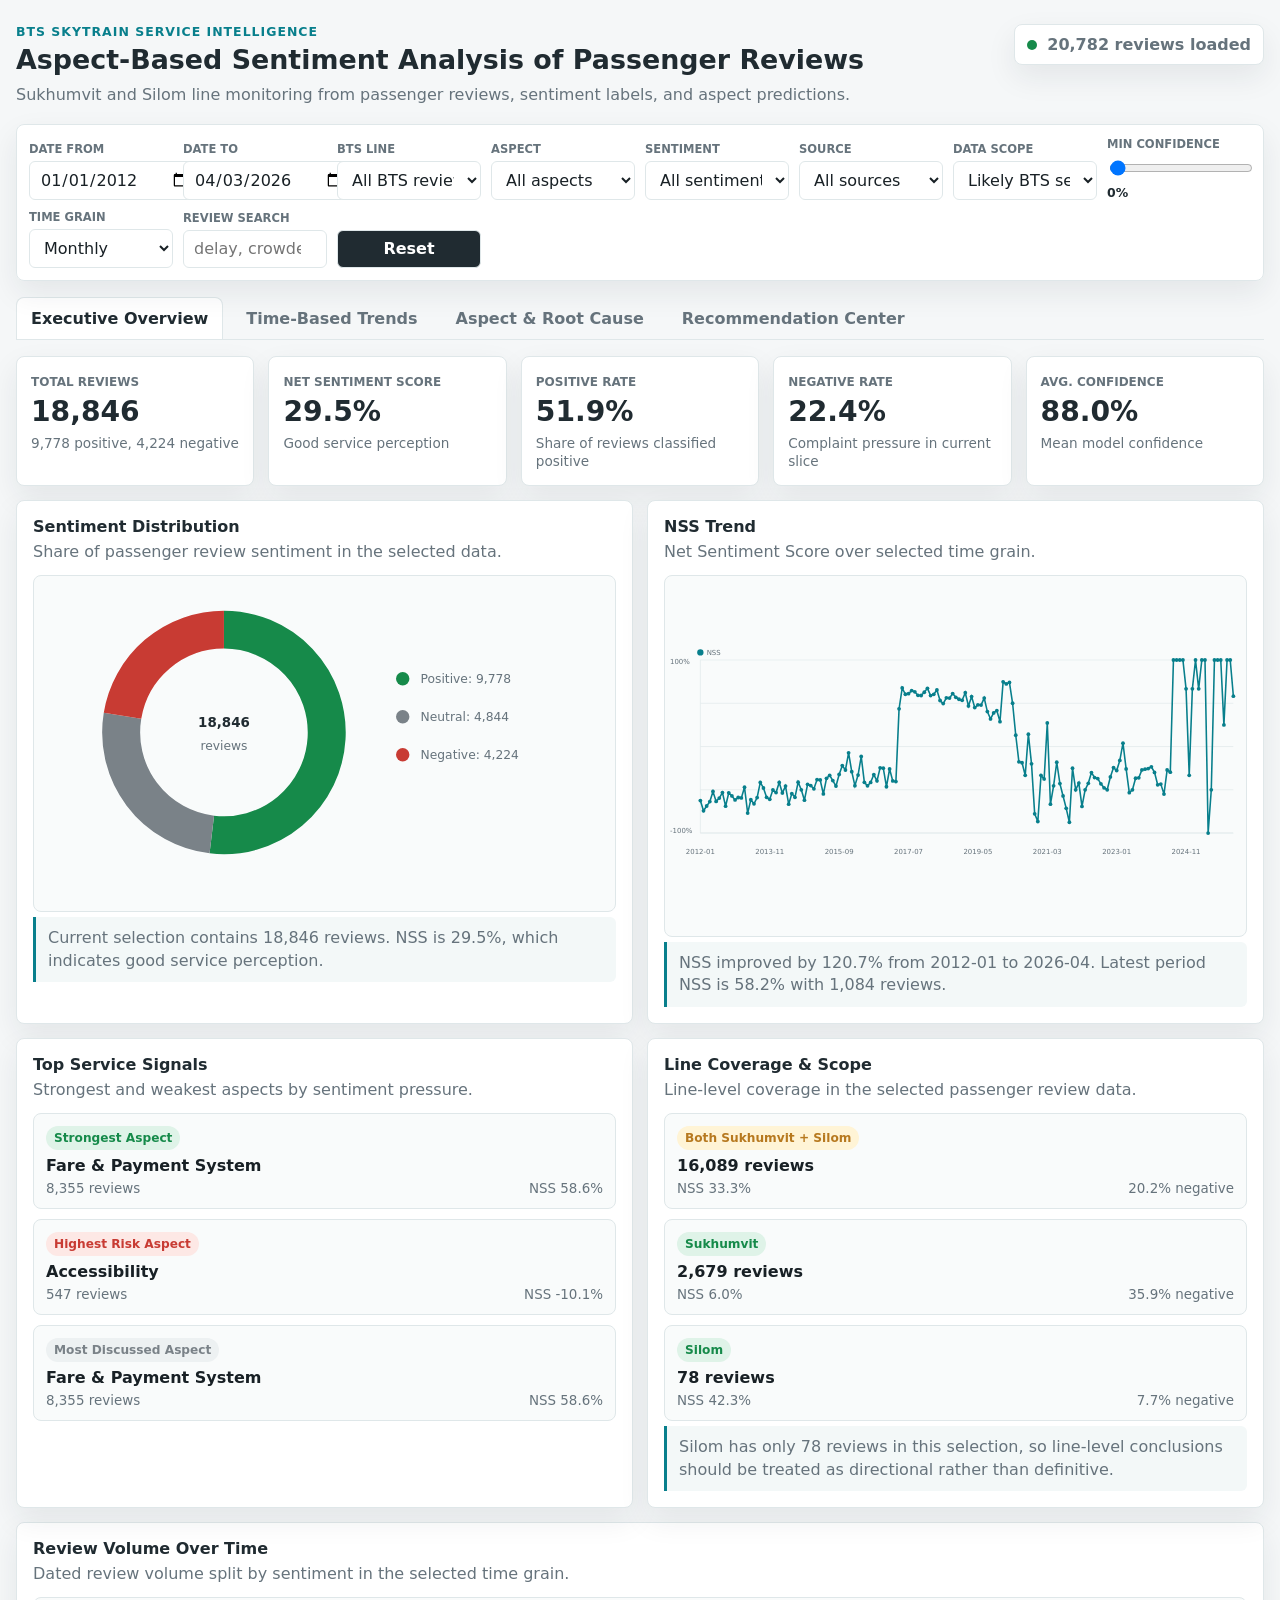
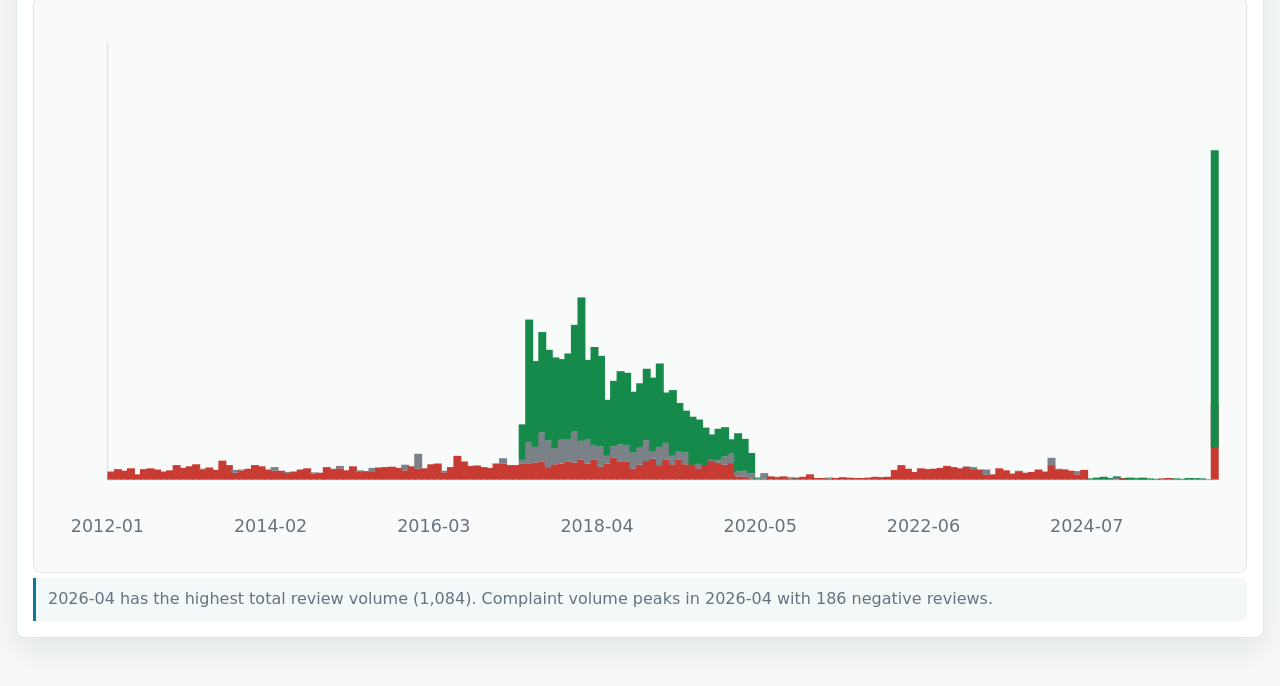
<file: index.html>
<!doctype html>
<html lang="en">
  <head>
    <meta charset="utf-8" />
    <meta name="viewport" content="width=device-width, initial-scale=1" />
    <title>BTS Skytrain Passenger Sentiment Dashboard</title>
    <link rel="stylesheet" href="styles.css" />
  </head>
  <body>
    <div class="app-shell">
      <header class="topbar">
        <div>
          <p class="eyebrow">BTS Skytrain Service Intelligence</p>
          <h1>Aspect-Based Sentiment Analysis of Passenger Reviews</h1>
          <p class="subtitle">Sukhumvit and Silom line monitoring from passenger reviews, sentiment labels, and aspect predictions.</p>
        </div>
        <div class="status-panel">
          <span class="status-dot"></span>
          <span id="dataStatus">Loading CSV</span>
        </div>
      </header>

      <section class="filter-bar" aria-label="Dashboard filters">
        <label>
          <span>Date from</span>
          <input id="dateFrom" type="date" />
        </label>
        <label>
          <span>Date to</span>
          <input id="dateTo" type="date" />
        </label>
        <label>
          <span>BTS line</span>
          <select id="lineFilter"></select>
        </label>
        <label>
          <span>Aspect</span>
          <select id="aspectFilter"></select>
        </label>
        <label>
          <span>Sentiment</span>
          <select id="sentimentFilter"></select>
        </label>
        <label>
          <span>Source</span>
          <select id="sourceFilter"></select>
        </label>
        <label>
          <span>Data scope</span>
          <select id="dataScopeFilter"></select>
        </label>
        <label>
          <span>Min confidence</span>
          <input id="confidenceFilter" type="range" min="0" max="1" value="0" step="0.05" />
          <b id="confidenceValue">0%</b>
        </label>
        <label>
          <span>Time grain</span>
          <select id="grainFilter">
            <option value="day">Daily</option>
            <option value="week">Weekly</option>
            <option value="month" selected>Monthly</option>
            <option value="quarter">Quarterly</option>
          </select>
        </label>
        <label class="search-control">
          <span>Review search</span>
          <input id="searchInput" type="search" placeholder="delay, crowded, ticket..." />
        </label>
        <button id="resetFilters" class="secondary-button" type="button">Reset</button>
      </section>

      <div id="fallbackLoader" class="notice hidden">
        <strong>CSV could not be loaded automatically.</strong>
        Run a local server from this folder, or choose the file manually:
        <input id="manualCsv" type="file" accept=".csv" />
      </div>

      <nav class="tabs" aria-label="Analysis sections">
        <button class="tab active" data-tab="overview" type="button">Executive Overview</button>
        <button class="tab" data-tab="trends" type="button">Time-Based Trends</button>
        <button class="tab" data-tab="aspects" type="button">Aspect & Root Cause</button>
        <button class="tab" data-tab="recommendations" type="button">Recommendation Center</button>
      </nav>

      <main>
        <section id="overview" class="tab-panel active">
          <div id="kpiGrid" class="kpi-grid"></div>

          <div class="grid two-col">
            <article class="panel">
              <div class="panel-head">
                <div>
                  <h2>Sentiment Distribution</h2>
                  <p>Share of passenger review sentiment in the selected data.</p>
                </div>
              </div>
              <div id="sentimentChart" class="chart chart-medium"></div>
              <p id="sentimentInsight" class="insight"></p>
            </article>
            <article class="panel">
              <div class="panel-head">
                <div>
                  <h2>NSS Trend</h2>
                  <p>Net Sentiment Score over selected time grain.</p>
                </div>
              </div>
              <div id="nssTrendOverview" class="chart chart-large"></div>
              <p id="nssOverviewInsight" class="insight"></p>
            </article>
          </div>

          <div class="grid two-col">
            <article class="panel">
              <div class="panel-head">
                <div>
                  <h2>Top Service Signals</h2>
                  <p>Strongest and weakest aspects by sentiment pressure.</p>
                </div>
              </div>
              <div id="topSignals" class="signal-grid"></div>
            </article>

            <article class="panel">
              <div class="panel-head">
                <div>
                  <h2>Line Coverage & Scope</h2>
                  <p>Line-level coverage in the selected passenger review data.</p>
                </div>
              </div>
              <div id="lineCoverage" class="signal-grid"></div>
              <p id="lineCoverageInsight" class="insight"></p>
            </article>
          </div>

          <article class="panel">
            <div class="panel-head">
              <div>
                <h2>Review Volume Over Time</h2>
                <p>Dated review volume split by sentiment in the selected time grain.</p>
              </div>
            </div>
            <div id="reviewVolumeOverview" class="chart chart-large"></div>
            <p id="reviewVolumeOverviewInsight" class="insight"></p>
          </article>
        </section>

        <section id="trends" class="tab-panel">
          <div class="grid three-col">
            <article class="metric-strip">
              <span>Worst NSS Drop</span>
              <strong id="worstDrop">-</strong>
              <small id="worstDropNote">Waiting for data</small>
            </article>
            <article class="metric-strip">
              <span>Highest Complaint Period</span>
              <strong id="complaintPeak">-</strong>
              <small id="complaintPeakNote">Waiting for data</small>
            </article>
            <article class="metric-strip">
              <span>Best Recovery Period</span>
              <strong id="bestRecovery">-</strong>
              <small id="bestRecoveryNote">Waiting for data</small>
            </article>
          </div>

          <article class="panel">
            <div class="panel-head">
              <div>
                <h2>Time-Based Sentiment Movement</h2>
                <p>NSS, positive reviews, and negative reviews by selected time grain.</p>
              </div>
            </div>
            <div id="nssTrend" class="chart chart-large"></div>
            <p id="trendInsight" class="insight"></p>
          </article>

          <div class="grid two-col">
            <article class="panel">
              <div class="panel-head">
                <div>
                  <h2>Sentiment Volume Trend</h2>
                  <p>Review volume split by sentiment over time.</p>
                </div>
              </div>
              <div id="volumeTrend" class="chart chart-large"></div>
              <p id="volumeInsight" class="insight"></p>
            </article>

            <article class="panel">
              <div class="panel-head">
                <div>
                  <h2>Aspect Trend</h2>
                  <p>Negative pressure by aspect across time.</p>
                </div>
              </div>
              <div id="aspectTrend" class="chart chart-large"></div>
              <p id="aspectTrendInsight" class="insight"></p>
            </article>
          </div>
        </section>

        <section id="aspects" class="tab-panel">
          <div class="grid two-col">
            <article class="panel">
              <div class="panel-head">
                <div>
                  <h2>Aspect Sentiment Distribution</h2>
                  <p>Positive, neutral, and negative review share by service aspect.</p>
                </div>
              </div>
              <div id="aspectBars" class="chart chart-large"></div>
              <p id="aspectInsight" class="insight"></p>
            </article>

            <article class="panel">
              <div class="panel-head">
                <div>
                  <h2>Aspect Risk Heatmap</h2>
                  <p>Negative-rate intensity across aspects and periods.</p>
                </div>
              </div>
              <div id="heatmap" class="heatmap"></div>
              <p id="heatmapInsight" class="insight"></p>
            </article>
          </div>

          <div class="grid two-col">
            <article class="panel">
              <div class="panel-head">
                <div>
                  <h2>Root-Cause Evidence Matrix</h2>
                  <p>Aspect-level evidence used for diagnosis, without notebook business-insight charts.</p>
                </div>
              </div>
              <div id="aspectEvidence" class="evidence-list"></div>
            </article>

            <article class="panel">
              <div class="panel-head">
                <div>
                  <h2>Representative Negative Reviews</h2>
                  <p>High-confidence comments from the riskiest aspects.</p>
                </div>
              </div>
              <div id="negativeEvidence" class="evidence-list"></div>
            </article>
          </div>

          <article class="panel">
            <div class="panel-head">
              <div>
                <h2>Review Evidence</h2>
                <p>Filtered passenger comments behind the charts.</p>
              </div>
              <div class="table-meta" id="tableMeta"></div>
            </div>
            <div class="table-wrap">
              <table>
                <thead>
                  <tr>
                    <th><button class="sort-button" data-sort="date" type="button">Date</button></th>
                    <th><button class="sort-button" data-sort="line" type="button">Line</button></th>
                    <th><button class="sort-button" data-sort="aspect" type="button">Aspect</button></th>
                    <th><button class="sort-button" data-sort="sentiment" type="button">Sentiment</button></th>
                    <th><button class="sort-button" data-sort="confidence" type="button">Confidence</button></th>
                    <th>Review</th>
                  </tr>
                </thead>
                <tbody id="reviewTable"></tbody>
              </table>
            </div>
          </article>
        </section>

        <section id="recommendations" class="tab-panel">
          <div class="recommendation-layout">
            <article class="panel">
              <div class="panel-head">
                <div>
                  <h2>Time-Based Operational Recommendation Center</h2>
                  <p>Recommendations are generated from period movement, not static business-insight charts.</p>
                </div>
              </div>
              <div id="timeDiagnostics" class="diagnostic-grid"></div>
              <div id="recommendationCards" class="recommendation-grid"></div>
            </article>

            <aside class="panel">
              <div class="panel-head">
                <div>
                  <h2>Analysis Context</h2>
                  <p>Current slice used for recommendation evidence.</p>
                </div>
              </div>
              <div id="contextSummary" class="context-list"></div>
            </aside>
          </div>
        </section>
      </main>
    </div>

    <script src="app.js"></script>
  </body>
</html>
</file>
<file: styles.css>
:root {
  --bg: #f5f7f8;
  --panel: #ffffff;
  --panel-soft: #f9fbfb;
  --text: #182025;
  --muted: #66737c;
  --border: #dfe7e9;
  --positive: #168a4a;
  --positive-soft: #dff3e8;
  --neutral: #7a8288;
  --neutral-soft: #edf1f2;
  --negative: #c83b33;
  --negative-soft: #fde8e5;
  --warning: #b7791f;
  --warning-soft: #fff4d6;
  --sukhumvit: #2f9e44;
  --silom: #087f8c;
  --charcoal: #202b31;
  --shadow: 0 12px 30px rgba(30, 42, 48, 0.08);
}

* {
  box-sizing: border-box;
}

body {
  margin: 0;
  min-width: 320px;
  background: var(--bg);
  color: var(--text);
  font-family: Inter, ui-sans-serif, system-ui, -apple-system, BlinkMacSystemFont, "Segoe UI", sans-serif;
}

button,
input,
select {
  font: inherit;
}

button {
  cursor: pointer;
}

.app-shell {
  width: min(1480px, calc(100% - 32px));
  margin: 0 auto;
  padding: 24px 0 48px;
}

.topbar {
  display: flex;
  justify-content: space-between;
  gap: 24px;
  align-items: flex-start;
  margin-bottom: 18px;
}

.eyebrow {
  margin: 0 0 6px;
  color: var(--silom);
  font-size: 0.78rem;
  font-weight: 800;
  letter-spacing: 0.08em;
  text-transform: uppercase;
}

h1 {
  margin: 0;
  color: var(--charcoal);
  font-size: clamp(1.45rem, 2.1vw, 2.3rem);
  line-height: 1.1;
  letter-spacing: 0;
}

.subtitle {
  max-width: 860px;
  margin: 8px 0 0;
  color: var(--muted);
  line-height: 1.45;
}

.status-panel {
  display: inline-flex;
  align-items: center;
  gap: 10px;
  min-width: 170px;
  padding: 10px 12px;
  background: var(--panel);
  border: 1px solid var(--border);
  border-radius: 8px;
  box-shadow: var(--shadow);
  color: var(--muted);
  font-weight: 700;
  white-space: nowrap;
}

.status-dot {
  width: 10px;
  height: 10px;
  border-radius: 50%;
  background: var(--warning);
}

.status-panel.ready .status-dot {
  background: var(--positive);
}

.status-panel.error .status-dot {
  background: var(--negative);
}

.filter-bar {
  position: sticky;
  top: 0;
  z-index: 10;
  display: grid;
  grid-template-columns: repeat(auto-fit, minmax(130px, 1fr));
  gap: 10px;
  align-items: end;
  padding: 12px;
  margin-bottom: 16px;
  background: rgba(255, 255, 255, 0.96);
  border: 1px solid var(--border);
  border-radius: 8px;
  box-shadow: var(--shadow);
  backdrop-filter: blur(12px);
}

label {
  display: grid;
  gap: 5px;
  min-width: 0;
}

label span {
  color: var(--muted);
  font-size: 0.72rem;
  font-weight: 800;
  text-transform: uppercase;
}

input,
select {
  width: 100%;
  min-height: 38px;
  border: 1px solid var(--border);
  border-radius: 6px;
  background: #fff;
  color: var(--text);
  padding: 8px 10px;
}

input[type="range"] {
  min-height: 20px;
  padding: 0;
}

label b {
  color: var(--charcoal);
  font-size: 0.78rem;
}

.secondary-button {
  min-height: 38px;
  padding: 8px 14px;
  border: 1px solid var(--border);
  border-radius: 6px;
  background: var(--charcoal);
  color: #fff;
  font-weight: 800;
}

.notice {
  margin-bottom: 16px;
  padding: 14px 16px;
  border: 1px solid var(--warning);
  border-radius: 8px;
  background: var(--warning-soft);
  color: #4f3711;
}

.hidden {
  display: none !important;
}

.quality-panel {
  display: grid;
  gap: 12px;
  margin-bottom: 16px;
  padding: 14px;
  border: 1px solid #f1c27d;
  border-left: 4px solid var(--warning);
  border-radius: 8px;
  background: #fffaf0;
  box-shadow: var(--shadow);
}

.quality-head {
  display: flex;
  justify-content: space-between;
  gap: 16px;
  align-items: flex-start;
}

.quality-head h2 {
  margin: 0;
  color: var(--charcoal);
  font-size: 1.05rem;
}

.quality-head p {
  max-width: 940px;
  margin: 6px 0 0;
  color: #6b4f1d;
  line-height: 1.45;
}

.quality-current {
  display: grid;
  gap: 2px;
  min-width: 150px;
  text-align: right;
}

.quality-current strong {
  color: var(--charcoal);
  font-size: 1.4rem;
}

.quality-current span {
  color: var(--muted);
  font-size: 0.78rem;
  font-weight: 800;
  text-transform: uppercase;
}

.quality-grid {
  display: grid;
  grid-template-columns: repeat(5, minmax(130px, 1fr));
  gap: 10px;
}

.quality-item {
  display: grid;
  gap: 5px;
  padding: 10px;
  border: 1px solid var(--border);
  border-radius: 8px;
  background: #fff;
}

.quality-item strong {
  color: var(--charcoal);
  font-size: 0.92rem;
}

.quality-item span {
  color: var(--muted);
  font-size: 0.76rem;
}

.quality-item.high {
  border-left: 4px solid var(--negative);
}

.quality-item.medium {
  border-left: 4px solid var(--warning);
}

.quality-item.low {
  border-left: 4px solid var(--positive);
}

.tabs {
  display: flex;
  gap: 8px;
  flex-wrap: wrap;
  margin: 10px 0 16px;
  border-bottom: 1px solid var(--border);
}

.tab {
  padding: 11px 14px;
  border: 1px solid transparent;
  border-bottom: 0;
  border-radius: 8px 8px 0 0;
  background: transparent;
  color: var(--muted);
  font-weight: 800;
}

.tab.active {
  background: var(--panel);
  border-color: var(--border);
  color: var(--charcoal);
}

.tab-panel {
  display: none;
}

.tab-panel.active {
  display: block;
}

.kpi-grid,
.grid {
  display: grid;
  gap: 14px;
}

.kpi-grid {
  grid-template-columns: repeat(5, minmax(150px, 1fr));
  margin-bottom: 14px;
}

.two-col {
  grid-template-columns: minmax(0, 1fr) minmax(0, 1fr);
  margin-bottom: 14px;
}

.three-col {
  grid-template-columns: repeat(3, minmax(0, 1fr));
  margin-bottom: 14px;
}

.panel,
.kpi-card,
.metric-strip {
  background: var(--panel);
  border: 1px solid var(--border);
  border-radius: 8px;
  box-shadow: var(--shadow);
}

.panel {
  padding: 16px;
  min-width: 0;
}

.panel-head {
  display: flex;
  justify-content: space-between;
  gap: 16px;
  align-items: flex-start;
  margin-bottom: 12px;
}

.panel h2 {
  margin: 0;
  color: var(--charcoal);
  font-size: 1rem;
  letter-spacing: 0;
}

.panel p {
  margin: 5px 0 0;
  color: var(--muted);
  line-height: 1.4;
}

.kpi-card {
  padding: 14px;
  min-height: 112px;
}

.kpi-label,
.metric-strip span {
  color: var(--muted);
  font-size: 0.75rem;
  font-weight: 800;
  text-transform: uppercase;
}

.kpi-value {
  display: block;
  margin-top: 8px;
  color: var(--charcoal);
  font-size: clamp(1.55rem, 2.2vw, 2.3rem);
  font-weight: 850;
  line-height: 1;
}

.kpi-note {
  margin-top: 8px;
  color: var(--muted);
  font-size: 0.85rem;
  line-height: 1.35;
}

.metric-strip {
  padding: 14px;
}

.metric-strip strong {
  display: block;
  margin-top: 8px;
  color: var(--charcoal);
  font-size: 1.25rem;
}

.metric-strip small {
  display: block;
  margin-top: 6px;
  color: var(--muted);
  line-height: 1.35;
}

.chart {
  width: 100%;
  overflow: hidden;
  border: 1px solid var(--border);
  border-radius: 8px;
  background: var(--panel-soft);
}

.chart-medium {
  min-height: 300px;
}

.chart-large {
  min-height: 360px;
}

.chart svg {
  display: block;
  width: 100%;
  height: 100%;
  min-height: inherit;
}

.axis-label {
  fill: var(--muted);
  font-size: 11px;
}

.chart-title-small {
  fill: var(--charcoal);
  font-size: 12px;
  font-weight: 700;
}

.tooltip {
  position: fixed;
  z-index: 50;
  max-width: 280px;
  padding: 8px 10px;
  border: 1px solid var(--border);
  border-radius: 6px;
  background: #fff;
  color: var(--text);
  box-shadow: var(--shadow);
  font-size: 0.82rem;
  pointer-events: none;
}

.insight {
  padding: 10px 12px;
  border-left: 3px solid var(--silom);
  background: #f3f8f8;
  border-radius: 0 6px 6px 0;
}

.rank-list,
.signal-grid,
.context-list {
  display: grid;
  gap: 10px;
}

.rank-item,
.signal-card,
.context-item {
  display: grid;
  gap: 6px;
  padding: 12px;
  border: 1px solid var(--border);
  border-radius: 8px;
  background: var(--panel-soft);
}

.rank-item button {
  border: 0;
  background: transparent;
  color: var(--charcoal);
  font-weight: 850;
  text-align: left;
  padding: 0;
}

.rank-bar {
  height: 9px;
  overflow: hidden;
  background: var(--neutral-soft);
  border-radius: 999px;
}

.rank-fill {
  height: 100%;
  border-radius: 999px;
}

.meta-row {
  display: flex;
  justify-content: space-between;
  gap: 10px;
  color: var(--muted);
  font-size: 0.84rem;
}

.pill {
  display: inline-flex;
  align-items: center;
  width: fit-content;
  min-height: 24px;
  padding: 3px 8px;
  border-radius: 999px;
  font-size: 0.76rem;
  font-weight: 850;
}

.pill.positive {
  background: var(--positive-soft);
  color: var(--positive);
}

.pill.neutral {
  background: var(--neutral-soft);
  color: var(--neutral);
}

.pill.negative,
.pill.high {
  background: var(--negative-soft);
  color: var(--negative);
}

.pill.medium {
  background: var(--warning-soft);
  color: var(--warning);
}

.pill.low {
  background: var(--positive-soft);
  color: var(--positive);
}

.heatmap {
  display: grid;
  gap: 7px;
  overflow-x: auto;
  padding-bottom: 4px;
}

.heatmap-row {
  display: grid;
  grid-template-columns: 180px repeat(var(--cols), minmax(56px, 1fr));
  gap: 5px;
  align-items: center;
}

.heatmap-cell,
.heatmap-label {
  min-height: 34px;
  padding: 7px;
  border-radius: 6px;
  font-size: 0.78rem;
}

.heatmap-label {
  color: var(--charcoal);
  font-weight: 800;
  background: var(--panel-soft);
}

.heatmap-cell {
  color: #fff;
  text-align: center;
  font-weight: 800;
}

.table-wrap {
  max-height: 560px;
  overflow: auto;
  border: 1px solid var(--border);
  border-radius: 8px;
}

table {
  width: 100%;
  border-collapse: collapse;
  min-width: 980px;
  background: #fff;
}

th,
td {
  padding: 10px 12px;
  border-bottom: 1px solid var(--border);
  text-align: left;
  vertical-align: top;
  font-size: 0.87rem;
}

th {
  position: sticky;
  top: 0;
  z-index: 2;
  background: var(--panel-soft);
  color: var(--muted);
  font-size: 0.75rem;
  text-transform: uppercase;
}

.sort-button {
  border: 0;
  background: transparent;
  color: inherit;
  font-weight: 850;
  padding: 0;
  text-transform: uppercase;
}

.review-text {
  max-width: 620px;
  color: var(--text);
  line-height: 1.45;
}

.table-meta {
  color: var(--muted);
  font-size: 0.86rem;
}

.recommendation-layout {
  display: grid;
  grid-template-columns: minmax(0, 1fr) 340px;
  gap: 14px;
}

.recommendation-grid {
  display: grid;
  gap: 12px;
}

.diagnostic-grid {
  display: grid;
  grid-template-columns: repeat(4, minmax(0, 1fr));
  gap: 10px;
  margin-bottom: 14px;
}

.diagnostic-card,
.evidence-item {
  display: grid;
  gap: 7px;
  padding: 12px;
  border: 1px solid var(--border);
  border-radius: 8px;
  background: var(--panel-soft);
}

.diagnostic-card span,
.evidence-item span {
  color: var(--muted);
  font-size: 0.72rem;
  font-weight: 850;
  text-transform: uppercase;
}

.diagnostic-card strong {
  color: var(--charcoal);
  font-size: 1.1rem;
}

.diagnostic-card small,
.evidence-item small {
  color: var(--muted);
  line-height: 1.35;
}

.evidence-list {
  display: grid;
  gap: 10px;
  max-height: 360px;
  overflow: auto;
}

.evidence-item button {
  width: fit-content;
  border: 0;
  background: transparent;
  color: var(--charcoal);
  font-weight: 850;
  text-align: left;
  padding: 0;
}

.evidence-item p {
  margin: 0;
  color: var(--text);
  line-height: 1.4;
}

.recommendation-card {
  display: grid;
  gap: 10px;
  padding: 14px;
  border: 1px solid var(--border);
  border-left: 4px solid var(--silom);
  border-radius: 8px;
  background: var(--panel-soft);
}

.recommendation-card.high {
  border-left-color: var(--negative);
}

.recommendation-card.medium {
  border-left-color: var(--warning);
}

.recommendation-card.low {
  border-left-color: var(--positive);
}

.recommendation-card h3 {
  margin: 0;
  color: var(--charcoal);
  font-size: 1rem;
}

.recommendation-card dl {
  display: grid;
  gap: 7px;
  margin: 0;
}

.recommendation-card dt {
  color: var(--muted);
  font-size: 0.72rem;
  font-weight: 850;
  text-transform: uppercase;
}

.recommendation-card dd {
  margin: 2px 0 0;
  color: var(--text);
  line-height: 1.4;
}

.empty-state {
  padding: 28px;
  color: var(--muted);
  text-align: center;
}

@media (max-width: 1200px) {
  .filter-bar {
    grid-template-columns: repeat(4, minmax(140px, 1fr));
  }

  .search-control {
    grid-column: span 2;
  }

  .kpi-grid {
    grid-template-columns: repeat(3, minmax(150px, 1fr));
  }

  .diagnostic-grid {
    grid-template-columns: repeat(2, minmax(0, 1fr));
  }

  .quality-grid {
    grid-template-columns: repeat(3, minmax(130px, 1fr));
  }
}

@media (max-width: 860px) {
  .app-shell {
    width: min(100% - 20px, 1480px);
    padding-top: 14px;
  }

  .topbar,
  .two-col,
  .three-col,
  .recommendation-layout {
    grid-template-columns: 1fr;
    display: grid;
  }

  .filter-bar {
    position: static;
    grid-template-columns: 1fr 1fr;
  }

  .search-control {
    grid-column: span 2;
  }

  .kpi-grid {
    grid-template-columns: 1fr 1fr;
  }

  .diagnostic-grid {
    grid-template-columns: 1fr;
  }

  .quality-head {
    display: grid;
  }

  .quality-current {
    text-align: left;
  }

  .quality-grid {
    grid-template-columns: 1fr 1fr;
  }
}

@media (max-width: 560px) {
  .filter-bar,
  .kpi-grid {
    grid-template-columns: 1fr;
  }

  .search-control {
    grid-column: auto;
  }

  .tabs {
    display: grid;
  }

  .quality-grid {
    grid-template-columns: 1fr;
  }
}
</file>
